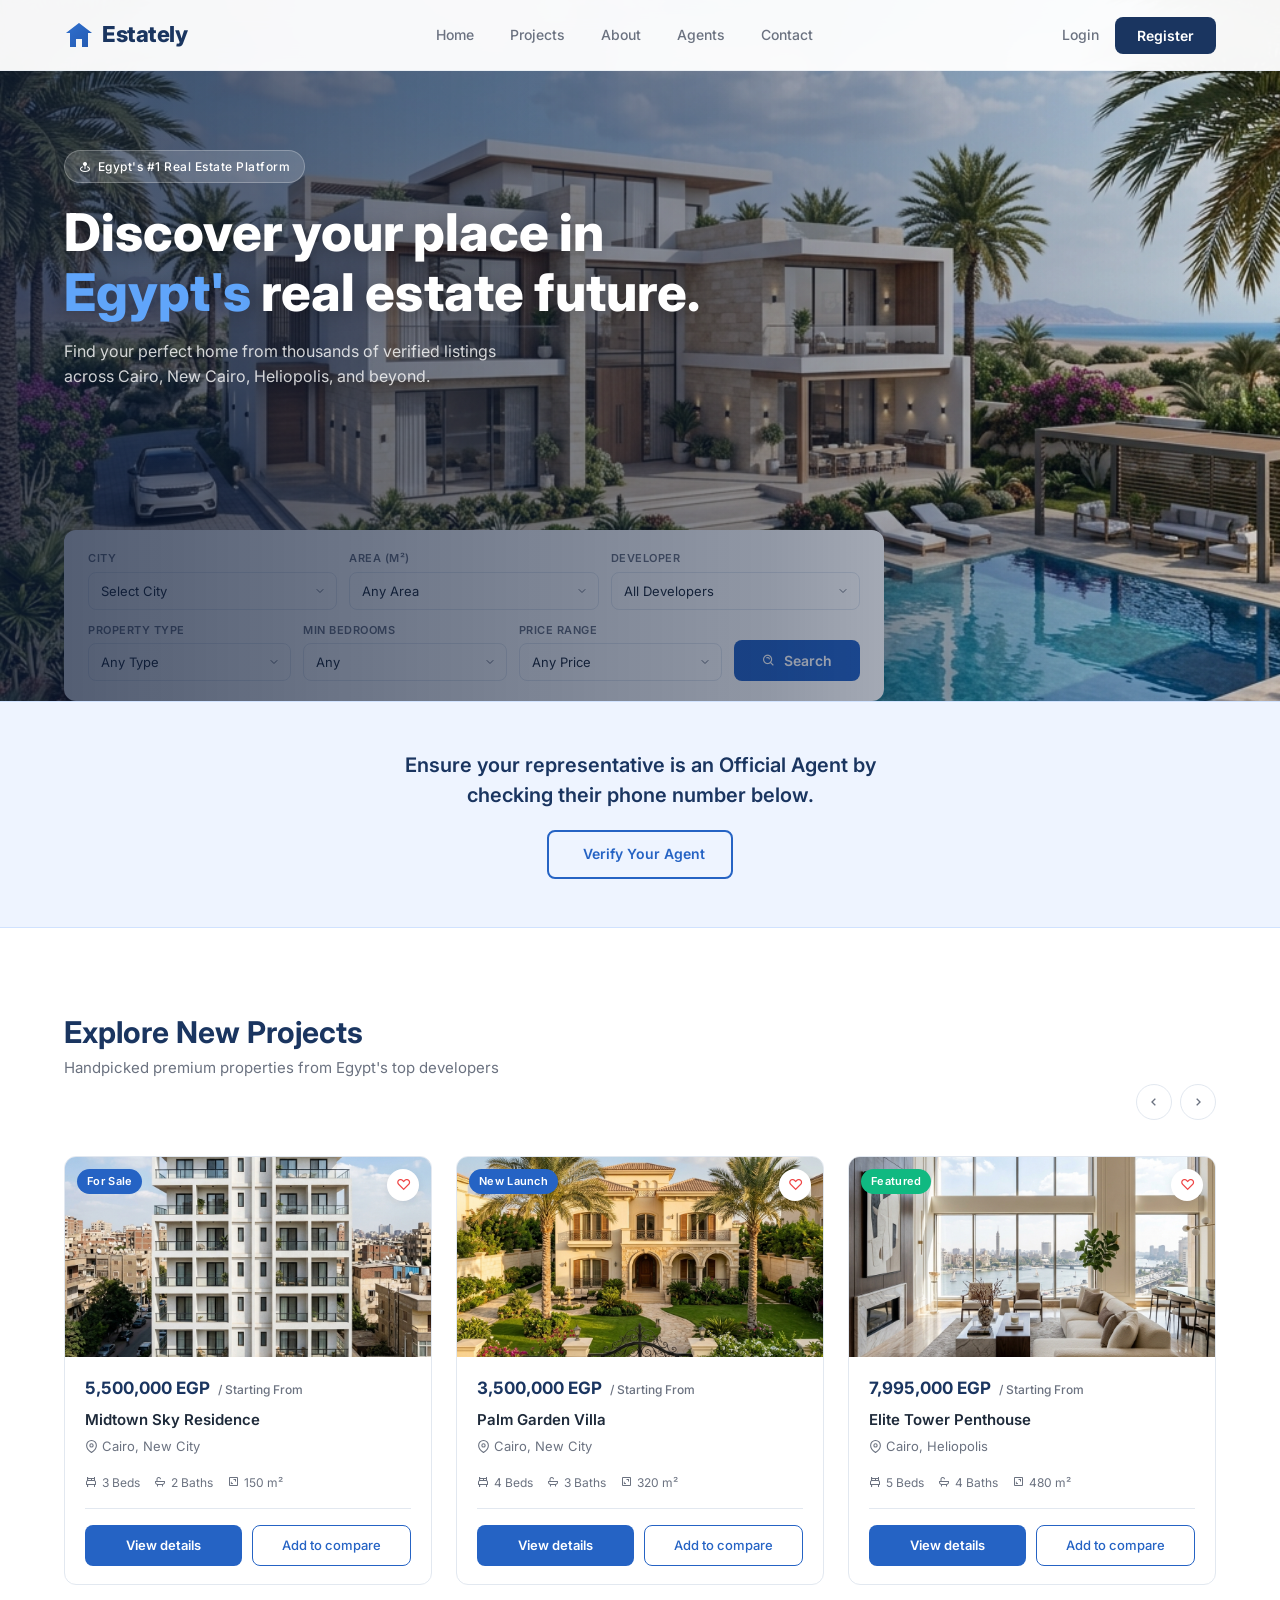
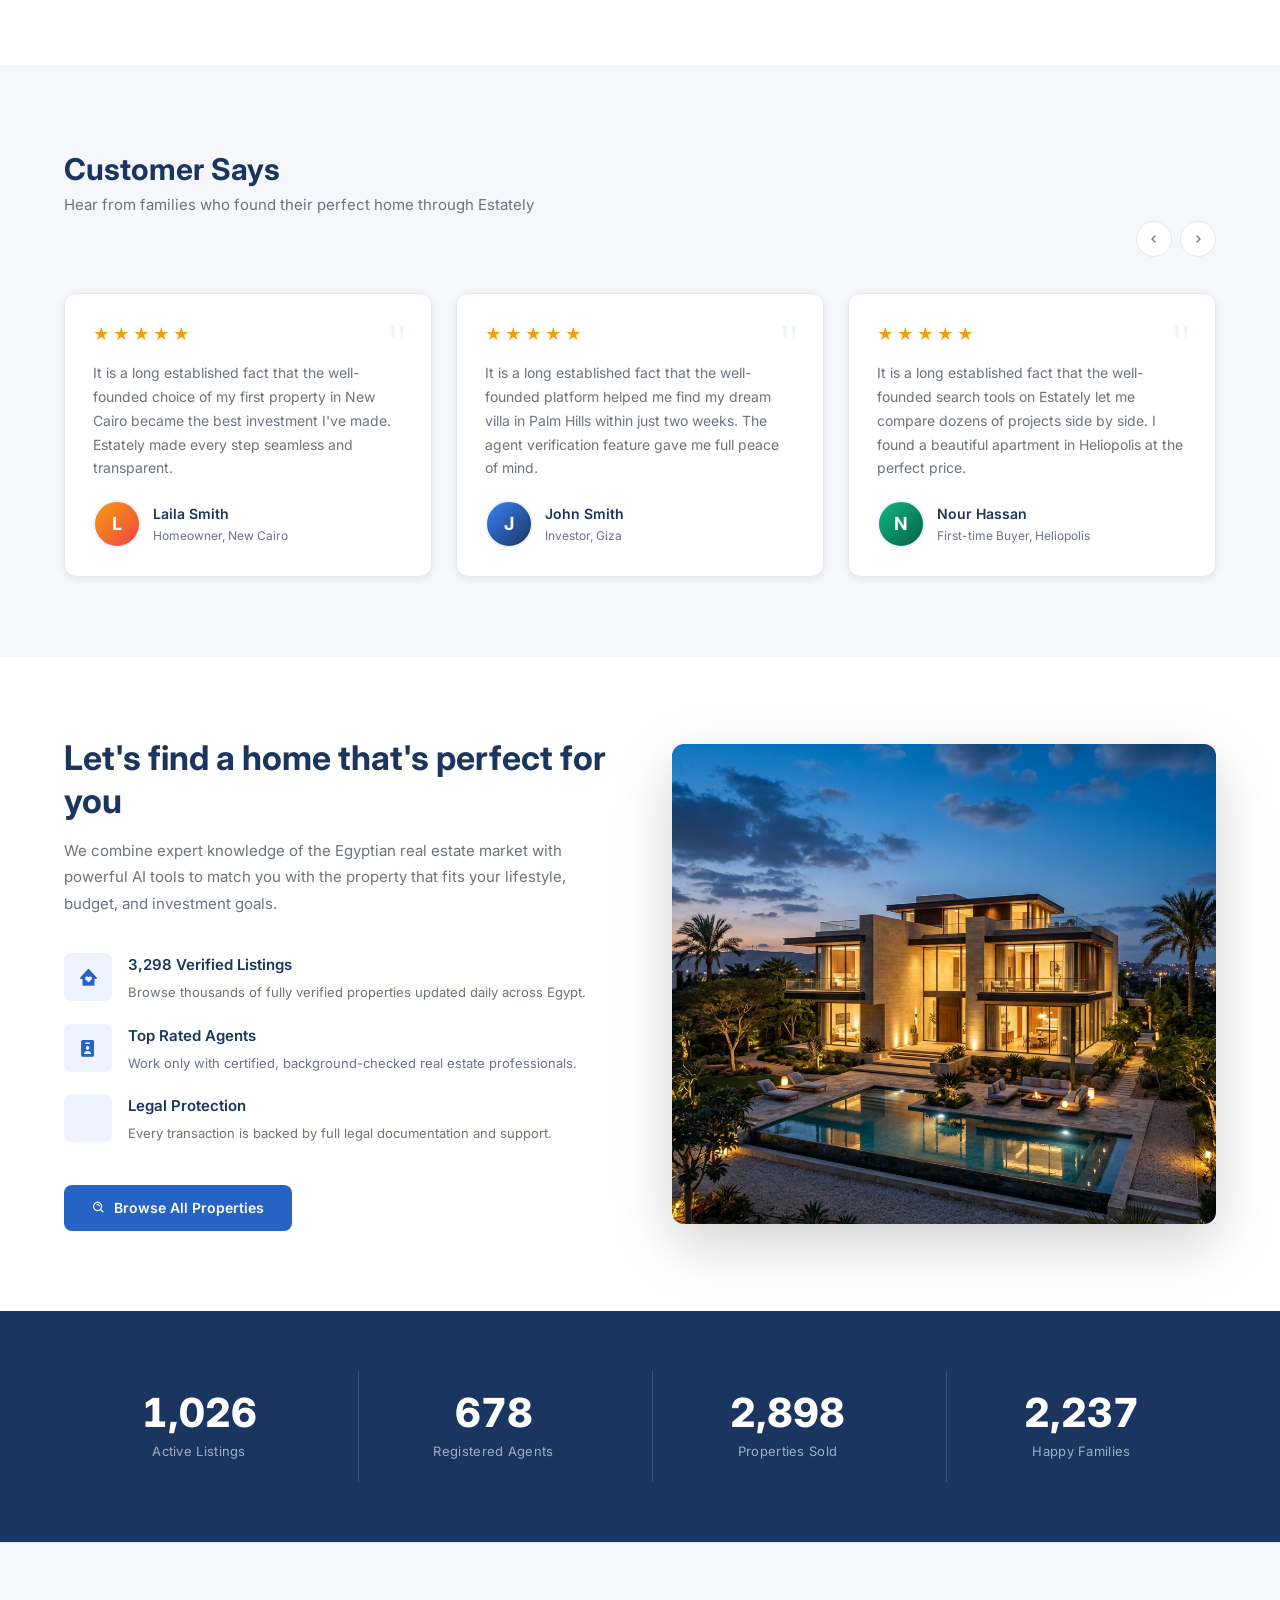
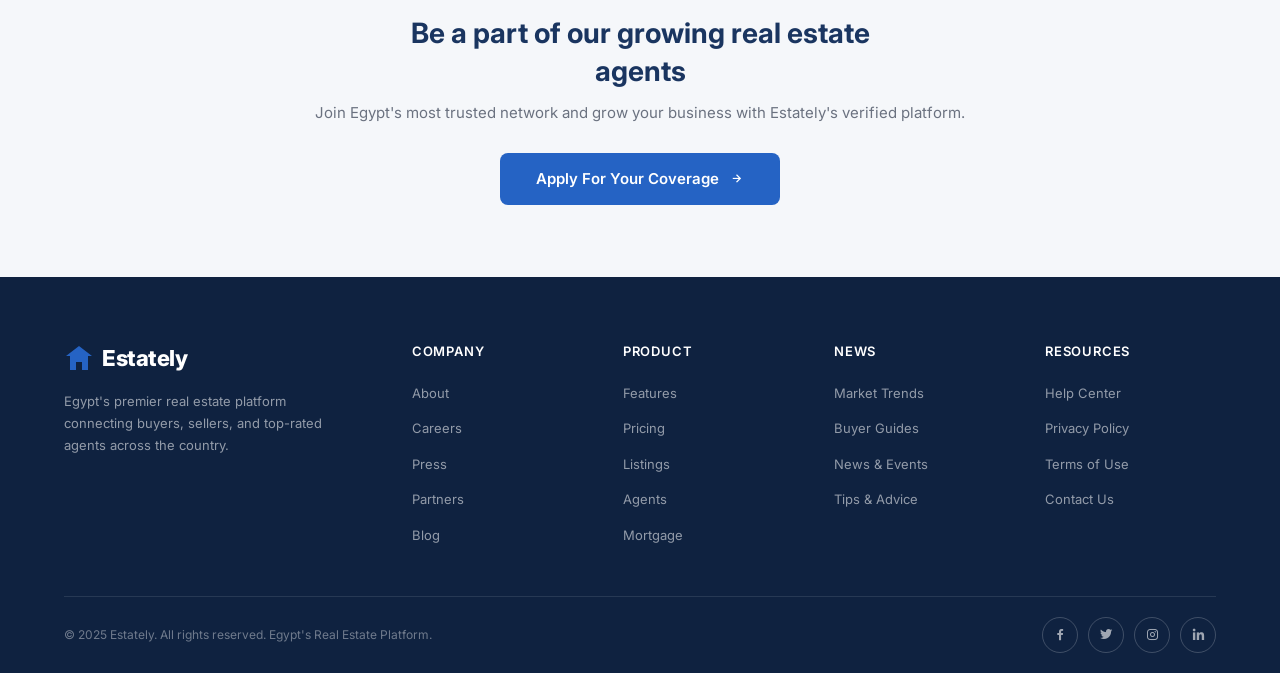
<file: 6.GUI/index.html>
<!DOCTYPE html>
<html lang="en">
<head>
  <meta charset="UTF-8" />
  <meta name="viewport" content="width=device-width, initial-scale=1.0" />
  <title>Estately — Discover Your Place in Egypt's Real Estate Future</title>
  <meta name="description" content="Estately is Egypt's premier real estate platform. Find new projects, luxury villas, apartments, and verified agents across Cairo, New Cairo, Heliopolis, and beyond." />
  <link rel="stylesheet" href="style.css" />
  <!-- Boxicons for icons -->
  <link href="https://unpkg.com/boxicons@2.1.4/css/boxicons.min.css" rel="stylesheet"/>
</head>
<body>

  <!-- ===========================
       1. NAVBAR
       =========================== -->
  <nav class="navbar" id="navbar">
    <div class="container">
      <div class="nav-inner">
        <!-- Logo -->
        <a href="#" class="nav-logo" id="nav-logo">
          <svg viewBox="0 0 30 30" fill="none" xmlns="http://www.w3.org/2000/svg">
            <path d="M15 3L2 13H6V27H12V19H18V27H24V13H28L15 3Z" fill="#2563c4"/>
            <path d="M15 3L2 13H6V27H12V19H18V27H24V13H28L15 3Z" fill="url(#logoGrad)" fill-opacity="0.2"/>
            <defs>
              <linearGradient id="logoGrad" x1="2" y1="3" x2="28" y2="27" gradientUnits="userSpaceOnUse">
                <stop stop-color="#60a5fa"/>
                <stop offset="1" stop-color="#1a3560"/>
              </linearGradient>
            </defs>
          </svg>
          Estately
        </a>

        <!-- Links -->
        <ul class="nav-links">
          <li><a href="#" class="active" id="nav-home">Home</a></li>
          <li><a href="#explore" id="nav-projects">Projects</a></li>
          <li><a href="#find-home" id="nav-about">About</a></li>
          <li><a href="#testimonials" id="nav-agents">Agents</a></li>
          <li><a href="#footer" id="nav-contact">Contact</a></li>
        </ul>

        <!-- Right side -->
        <div class="nav-right">
          <a href="#" class="nav-login" id="nav-login-link">Login</a>
          <button class="btn-register" id="nav-register-btn">Register</button>
        </div>
      </div>
    </div>
  </nav>

  <!-- ===========================
       2. HERO
       =========================== -->
  <section class="hero" id="hero">
    <div class="hero-bg"></div>
    <div class="hero-overlay"></div>
    <div class="container">
      <div class="hero-content">
        <div class="hero-badge">
          <i class='bx bxs-map-pin'></i>
          Egypt's #1 Real Estate Platform
        </div>
        <h1>Discover your place in <span>Egypt's</span> real estate future.</h1>
        <p class="hero-sub">Find your perfect home from thousands of verified listings across Cairo, New Cairo, Heliopolis, and beyond.</p>
      </div>

      <!-- Search Bar -->
      <div class="search-box" id="search-box">
        <div class="search-row-1">
          <div class="search-field">
            <label for="city-select">City</label>
            <select id="city-select">
              <option value="">Select City</option>
              <option>Cairo</option>
              <option>New Cairo</option>
              <option>Giza</option>
              <option>Alexandria</option>
              <option>6th of October</option>
              <option>Heliopolis</option>
            </select>
          </div>
          <div class="search-field">
            <label for="area-select">Area (m²)</label>
            <select id="area-select">
              <option value="">Any Area</option>
              <option>50 – 100 m²</option>
              <option>100 – 150 m²</option>
              <option>150 – 250 m²</option>
              <option>250 m²+</option>
            </select>
          </div>
          <div class="search-field">
            <label for="developer-select">Developer</label>
            <select id="developer-select">
              <option value="">All Developers</option>
              <option>SODIC</option>
              <option>Palm Hills</option>
              <option>Emaar Misr</option>
              <option>Tatweer Misr</option>
              <option>Ora Developers</option>
            </select>
          </div>
        </div>
        <div class="search-row-2">
          <div class="search-field">
            <label for="type-select">Property Type</label>
            <select id="type-select">
              <option value="">Any Type</option>
              <option>Apartment</option>
              <option>Villa</option>
              <option>Duplex</option>
              <option>Penthouse</option>
              <option>Studio</option>
            </select>
          </div>
          <div class="search-field">
            <label for="beds-select">Min Bedrooms</label>
            <select id="beds-select">
              <option value="">Any</option>
              <option>1+ Bedroom</option>
              <option>2+ Bedrooms</option>
              <option>3+ Bedrooms</option>
              <option>4+ Bedrooms</option>
              <option>5+ Bedrooms</option>
            </select>
          </div>
          <div class="search-field">
            <label for="price-select">Price Range</label>
            <select id="price-select">
              <option value="">Any Price</option>
              <option>Up to 2M EGP</option>
              <option>2M – 5M EGP</option>
              <option>5M – 10M EGP</option>
              <option>10M – 20M EGP</option>
              <option>20M+ EGP</option>
            </select>
          </div>
          <button class="btn-search" id="search-btn">
            <i class='bx bx-search-alt'></i>
            Search
          </button>
        </div>
      </div>
    </div>
  </section>

  <!-- ===========================
       3. AGENT VERIFY BANNER
       =========================== -->
  <section class="agent-verify" id="agent-verify">
    <div class="container">
      <h2>Ensure your representative is an Official Agent by checking their phone number below.</h2>
      <a href="#" class="btn-verify" id="verify-agent-btn">
        <i class='bx bx-shield-check'></i>
        Verify Your Agent
      </a>
    </div>
  </section>

  <!-- ===========================
       4. EXPLORE NEW PROJECTS
       =========================== -->
  <section class="explore" id="explore">
    <div class="container">
      <div class="section-header">
        <div>
          <h2 class="section-title">Explore New Projects</h2>
          <p class="section-subtitle">Handpicked premium properties from Egypt's top developers</p>
        </div>
        <div class="section-nav">
          <button id="prev-btn" aria-label="Previous"><i class='bx bx-chevron-left'></i></button>
          <button id="next-btn" aria-label="Next"><i class='bx bx-chevron-right'></i></button>
        </div>
      </div>

      <div class="properties-grid">
        <!-- Card 1 -->
        <article class="property-card fade-up" id="property-card-1">
          <div class="property-img">
            <img src="assets/property-1.png" alt="Modern apartment building in Cairo" loading="lazy"/>
            <span class="property-tag">For Sale</span>
            <div class="property-fav" role="button" aria-label="Add to favourites">♡</div>
          </div>
          <div class="property-body">
            <p class="property-price">5,500,000 EGP <span>/ Starting From</span></p>
            <h3 class="property-name">Midtown Sky Residence</h3>
            <p class="property-location">
              <svg width="13" height="13" viewBox="0 0 24 24" fill="none" stroke="currentColor" stroke-width="2"><path d="M21 10c0 7-9 13-9 13s-9-6-9-13a9 9 0 0 1 18 0z"/><circle cx="12" cy="10" r="3"/></svg>
              Cairo, New City
            </p>
            <div class="property-meta">
              <span class="meta-item"><i class='bx bx-bed'></i> 3 Beds</span>
              <span class="meta-item"><i class='bx bx-bath'></i> 2 Baths</span>
              <span class="meta-item"><i class='bx bx-area'></i> 150 m²</span>
            </div>
            <div class="property-actions">
              <a href="#" class="btn-primary" id="details-btn-1">View details</a>
              <a href="#" class="btn-outline" id="compare-btn-1">Add to compare</a>
            </div>
          </div>
        </article>

        <!-- Card 2 -->
        <article class="property-card fade-up fade-up-delay-1" id="property-card-2">
          <div class="property-img">
            <img src="assets/property-2.png" alt="Elegant Egyptian villa in New Cairo" loading="lazy"/>
            <span class="property-tag">New Launch</span>
            <div class="property-fav" role="button" aria-label="Add to favourites">♡</div>
          </div>
          <div class="property-body">
            <p class="property-price">3,500,000 EGP <span>/ Starting From</span></p>
            <h3 class="property-name">Palm Garden Villa</h3>
            <p class="property-location">
              <svg width="13" height="13" viewBox="0 0 24 24" fill="none" stroke="currentColor" stroke-width="2"><path d="M21 10c0 7-9 13-9 13s-9-6-9-13a9 9 0 0 1 18 0z"/><circle cx="12" cy="10" r="3"/></svg>
              Cairo, New City
            </p>
            <div class="property-meta">
              <span class="meta-item"><i class='bx bx-bed'></i> 4 Beds</span>
              <span class="meta-item"><i class='bx bx-bath'></i> 3 Baths</span>
              <span class="meta-item"><i class='bx bx-area'></i> 320 m²</span>
            </div>
            <div class="property-actions">
              <a href="#" class="btn-primary" id="details-btn-2">View details</a>
              <a href="#" class="btn-outline" id="compare-btn-2">Add to compare</a>
            </div>
          </div>
        </article>

        <!-- Card 3 -->
        <article class="property-card fade-up fade-up-delay-2" id="property-card-3">
          <div class="property-img">
            <img src="assets/property-3.png" alt="Luxury penthouse interior in Heliopolis" loading="lazy"/>
            <span class="property-tag" style="background:#10b981;">Featured</span>
            <div class="property-fav" role="button" aria-label="Add to favourites">♡</div>
          </div>
          <div class="property-body">
            <p class="property-price">7,995,000 EGP <span>/ Starting From</span></p>
            <h3 class="property-name">Elite Tower Penthouse</h3>
            <p class="property-location">
              <svg width="13" height="13" viewBox="0 0 24 24" fill="none" stroke="currentColor" stroke-width="2"><path d="M21 10c0 7-9 13-9 13s-9-6-9-13a9 9 0 0 1 18 0z"/><circle cx="12" cy="10" r="3"/></svg>
              Cairo, Heliopolis
            </p>
            <div class="property-meta">
              <span class="meta-item"><i class='bx bx-bed'></i> 5 Beds</span>
              <span class="meta-item"><i class='bx bx-bath'></i> 4 Baths</span>
              <span class="meta-item"><i class='bx bx-area'></i> 480 m²</span>
            </div>
            <div class="property-actions">
              <a href="#" class="btn-primary" id="details-btn-3">View details</a>
              <a href="#" class="btn-outline" id="compare-btn-3">Add to compare</a>
            </div>
          </div>
        </article>
      </div>
    </div>
  </section>

  <!-- ===========================
       5. TESTIMONIALS
       =========================== -->
  <section class="testimonials" id="testimonials">
    <div class="container">
      <div class="section-header">
        <div>
          <h2 class="section-title">Customer Says</h2>
          <p class="section-subtitle">Hear from families who found their perfect home through Estately</p>
        </div>
        <div class="section-nav">
          <button id="prev-testimonial-btn" aria-label="Previous testimonial"><i class='bx bx-chevron-left'></i></button>
          <button id="next-testimonial-btn" aria-label="Next testimonial"><i class='bx bx-chevron-right'></i></button>
        </div>
      </div>

      <div class="testimonials-grid">
        <!-- Testimonial 1 -->
        <div class="testimonial-card fade-up" id="testimonial-1">
          <div class="quote-icon">"</div>
          <div class="stars">
            <span>★</span><span>★</span><span>★</span><span>★</span><span>★</span>
          </div>
          <p class="testimonial-text">
            It is a long established fact that the well-founded choice of my first property in New Cairo became the best investment I've made. Estately made every step seamless and transparent.
          </p>
          <div class="testimonial-author">
            <div class="author-avatar" style="background:linear-gradient(135deg,#f59e0b,#ef4444);">L</div>
            <div class="author-info">
              <p class="name">Laila Smith</p>
              <p class="role">Homeowner, New Cairo</p>
            </div>
          </div>
        </div>

        <!-- Testimonial 2 -->
        <div class="testimonial-card fade-up fade-up-delay-1" id="testimonial-2">
          <div class="quote-icon">"</div>
          <div class="stars">
            <span>★</span><span>★</span><span>★</span><span>★</span><span>★</span>
          </div>
          <p class="testimonial-text">
            It is a long established fact that the well-founded platform helped me find my dream villa in Palm Hills within just two weeks. The agent verification feature gave me full peace of mind.
          </p>
          <div class="testimonial-author">
            <div class="author-avatar" style="background:linear-gradient(135deg,#3b82f6,#1a3560);">J</div>
            <div class="author-info">
              <p class="name">John Smith</p>
              <p class="role">Investor, Giza</p>
            </div>
          </div>
        </div>

        <!-- Testimonial 3 -->
        <div class="testimonial-card fade-up fade-up-delay-2" id="testimonial-3">
          <div class="quote-icon">"</div>
          <div class="stars">
            <span>★</span><span>★</span><span>★</span><span>★</span><span>★</span>
          </div>
          <p class="testimonial-text">
            It is a long established fact that the well-founded search tools on Estately let me compare dozens of projects side by side. I found a beautiful apartment in Heliopolis at the perfect price.
          </p>
          <div class="testimonial-author">
            <div class="author-avatar" style="background:linear-gradient(135deg,#10b981,#065f46);">N</div>
            <div class="author-info">
              <p class="name">Nour Hassan</p>
              <p class="role">First-time Buyer, Heliopolis</p>
            </div>
          </div>
        </div>
      </div>
    </div>
  </section>

  <!-- ===========================
       6. FIND YOUR HOME
       =========================== -->
  <section class="find-home" id="find-home">
    <div class="container">
      <div class="find-home-inner">
        <!-- Left: Content -->
        <div class="find-home-content fade-up">
          <h2>Let's find a home that's perfect for you</h2>
          <p>We combine expert knowledge of the Egyptian real estate market with powerful AI tools to match you with the property that fits your lifestyle, budget, and investment goals.</p>
          <div class="feature-list">
            <div class="feature-item" id="feature-1">
              <div class="feature-icon"><i class='bx bxs-home-heart'></i></div>
              <div class="feature-text">
                <h4>3,298 Verified Listings</h4>
                <p>Browse thousands of fully verified properties updated daily across Egypt.</p>
              </div>
            </div>
            <div class="feature-item" id="feature-2">
              <div class="feature-icon"><i class='bx bxs-user-badge'></i></div>
              <div class="feature-text">
                <h4>Top Rated Agents</h4>
                <p>Work only with certified, background-checked real estate professionals.</p>
              </div>
            </div>
            <div class="feature-item" id="feature-3">
              <div class="feature-icon"><i class='bx bxs-shield-check'></i></div>
              <div class="feature-text">
                <h4>Legal Protection</h4>
                <p>Every transaction is backed by full legal documentation and support.</p>
              </div>
            </div>
          </div>
          <a href="#explore" class="btn-primary" id="browse-all-btn">
            <i class='bx bx-search-alt'></i>
            Browse All Properties
          </a>
        </div>

        <!-- Right: Image -->
        <div class="find-home-image fade-up fade-up-delay-1">
          <img src="assets/find-home.png" alt="Luxury Egyptian home at dusk" loading="lazy"/>
        </div>
      </div>
    </div>
  </section>

  <!-- ===========================
       7. STATS
       =========================== -->
  <section class="stats" id="stats">
    <div class="container">
      <div class="stats-grid">
        <div class="stat-item" id="stat-1">
          <div class="stat-number" data-target="3298">0</div>
          <p class="stat-label">Active Listings</p>
        </div>
        <div class="stat-item stat-divider" id="stat-2">
          <div class="stat-number" data-target="2181">0</div>
          <p class="stat-label">Registered Agents</p>
        </div>
        <div class="stat-item stat-divider" id="stat-3">
          <div class="stat-number" data-target="9316">0</div>
          <p class="stat-label">Properties Sold</p>
        </div>
        <div class="stat-item stat-divider" id="stat-4">
          <div class="stat-number" data-target="7191">0</div>
          <p class="stat-label">Happy Families</p>
        </div>
      </div>
    </div>
  </section>

  <!-- ===========================
       8. JOIN AGENTS CTA
       =========================== -->
  <section class="join-agents" id="join-agents">
    <div class="container">
      <h2 class="fade-up">Be a part of our growing real estate agents</h2>
      <p class="fade-up fade-up-delay-1">Join Egypt's most trusted network and grow your business with Estately's verified platform.</p>
      <a href="#" class="btn-join fade-up fade-up-delay-2" id="apply-agent-btn">
        Apply For Your Coverage
        <i class='bx bx-right-arrow-alt'></i>
      </a>
    </div>
  </section>

  <!-- ===========================
       9. FOOTER
       =========================== -->
  <footer class="footer" id="footer">
    <div class="container">
      <div class="footer-grid">
        <!-- Brand -->
        <div class="footer-brand">
          <a href="#" class="nav-logo" id="footer-logo">
            <svg viewBox="0 0 30 30" fill="none" xmlns="http://www.w3.org/2000/svg">
              <path d="M15 3L2 13H6V27H12V19H18V27H24V13H28L15 3Z" fill="#2563c4"/>
            </svg>
            Estately
          </a>
          <p>Egypt's premier real estate platform connecting buyers, sellers, and top-rated agents across the country.</p>
        </div>

        <!-- Company -->
        <div class="footer-col">
          <h4>Company</h4>
          <ul>
            <li><a href="#" id="footer-about">About</a></li>
            <li><a href="#" id="footer-careers">Careers</a></li>
            <li><a href="#" id="footer-press">Press</a></li>
            <li><a href="#" id="footer-partners">Partners</a></li>
            <li><a href="#" id="footer-blog">Blog</a></li>
          </ul>
        </div>

        <!-- Product -->
        <div class="footer-col">
          <h4>Product</h4>
          <ul>
            <li><a href="#" id="footer-features">Features</a></li>
            <li><a href="#" id="footer-pricing">Pricing</a></li>
            <li><a href="#" id="footer-listings">Listings</a></li>
            <li><a href="#" id="footer-agents">Agents</a></li>
            <li><a href="#" id="footer-mortgage">Mortgage</a></li>
          </ul>
        </div>

        <!-- News -->
        <div class="footer-col">
          <h4>News</h4>
          <ul>
            <li><a href="#" id="footer-market">Market Trends</a></li>
            <li><a href="#" id="footer-guides">Buyer Guides</a></li>
            <li><a href="#" id="footer-news">News & Events</a></li>
            <li><a href="#" id="footer-tips">Tips & Advice</a></li>
          </ul>
        </div>

        <!-- Resources -->
        <div class="footer-col">
          <h4>Resources</h4>
          <ul>
            <li><a href="#" id="footer-help">Help Center</a></li>
            <li><a href="#" id="footer-privacy">Privacy Policy</a></li>
            <li><a href="#" id="footer-terms">Terms of Use</a></li>
            <li><a href="#" id="footer-contact">Contact Us</a></li>
          </ul>
        </div>
      </div>

      <!-- Footer Bottom -->
      <div class="footer-bottom">
        <p class="footer-copy">© 2025 Estately. All rights reserved. Egypt's Real Estate Platform.</p>
        <div class="social-links">
          <a href="#" class="social-link" id="social-facebook" aria-label="Facebook"><i class='bx bxl-facebook'></i></a>
          <a href="#" class="social-link" id="social-twitter" aria-label="Twitter/X"><i class='bx bxl-twitter'></i></a>
          <a href="#" class="social-link" id="social-instagram" aria-label="Instagram"><i class='bx bxl-instagram'></i></a>
          <a href="#" class="social-link" id="social-linkedin" aria-label="LinkedIn"><i class='bx bxl-linkedin'></i></a>
        </div>
      </div>
    </div>
  </footer>

  <script src="script.js"></script>
</body>
</html>
</file>
<file: 6.GUI/style.css>
/* =============================================
   ESTATELY — Homepage Stylesheet
   Theme: Clean white + Navy blue + Gold accents
   ============================================= */

@import url('https://fonts.googleapis.com/css2?family=Inter:wght@300;400;500;600;700;800&display=swap');

/* ---------- CSS Variables ---------- */
:root {
  --navy:        #1a3560;
  --navy-dark:   #0f2240;
  --blue:        #2563c4;
  --blue-light:  #3b82f6;
  --blue-bg:     #eef4ff;
  --gray-bg:     #f5f7fa;
  --white:       #ffffff;
  --text:        #1e2a3a;
  --text-muted:  #6b7280;
  --gold:        #f59e0b;
  --border:      #e2e8f0;
  --shadow-sm:   0 2px 8px rgba(0,0,0,0.08);
  --shadow-md:   0 8px 30px rgba(0,0,0,0.12);
  --shadow-lg:   0 20px 60px rgba(0,0,0,0.18);
  --radius:      12px;
  --radius-sm:   8px;
  --transition:  0.25s ease;
}

/* ---------- Reset & Base ---------- */
*, *::before, *::after { box-sizing: border-box; margin: 0; padding: 0; }
html { scroll-behavior: smooth; }
body {
  font-family: 'Inter', sans-serif;
  color: var(--text);
  background: var(--white);
  line-height: 1.6;
  overflow-x: hidden;
}
img { display: block; width: 100%; object-fit: cover; }
a { text-decoration: none; color: inherit; }
ul { list-style: none; }
button { cursor: pointer; font-family: inherit; border: none; outline: none; }

/* ---------- Utility ---------- */
.container {
  width: 100%;
  max-width: 1200px;
  margin: 0 auto;
  padding: 0 24px;
}
.section-title {
  font-size: 30px;
  font-weight: 700;
  color: var(--navy);
  margin-bottom: 8px;
}
.section-subtitle {
  font-size: 15px;
  color: var(--text-muted);
  margin-bottom: 40px;
}
.btn-primary {
  display: inline-flex;
  align-items: center;
  gap: 8px;
  background: var(--blue);
  color: var(--white);
  padding: 12px 28px;
  border-radius: 8px;
  font-size: 14px;
  font-weight: 600;
  transition: background var(--transition), transform var(--transition), box-shadow var(--transition);
}
.btn-primary:hover {
  background: var(--navy);
  transform: translateY(-1px);
  box-shadow: 0 6px 20px rgba(37,99,196,0.35);
}
.btn-outline {
  display: inline-flex;
  align-items: center;
  gap: 6px;
  border: 1.5px solid var(--blue);
  color: var(--blue);
  background: transparent;
  padding: 9px 18px;
  border-radius: 8px;
  font-size: 13px;
  font-weight: 500;
  transition: all var(--transition);
}
.btn-outline:hover {
  background: var(--blue);
  color: var(--white);
}

/* =============================================
   1. NAVBAR
   ============================================= */
.navbar {
  position: fixed;
  top: 0; left: 0; right: 0;
  z-index: 1000;
  background: rgba(255,255,255,0.96);
  backdrop-filter: blur(12px);
  border-bottom: 1px solid rgba(226,232,240,0.6);
  transition: box-shadow var(--transition);
}
.navbar.scrolled {
  box-shadow: var(--shadow-md);
}
.nav-inner {
  display: flex;
  align-items: center;
  justify-content: space-between;
  height: 70px;
}
.nav-logo {
  display: flex;
  align-items: center;
  gap: 8px;
  font-size: 22px;
  font-weight: 800;
  color: var(--navy);
  letter-spacing: -0.5px;
}
.nav-logo svg { width: 30px; height: 30px; }
.nav-links {
  display: flex;
  align-items: center;
  gap: 36px;
}
.nav-links a {
  font-size: 14px;
  font-weight: 500;
  color: var(--text-muted);
  position: relative;
  transition: color var(--transition);
}
.nav-links a::after {
  content: '';
  position: absolute;
  bottom: -4px; left: 0;
  width: 0; height: 2px;
  background: var(--blue);
  transition: width var(--transition);
  border-radius: 2px;
}
.nav-links a:hover,
.nav-links a.active {
  color: var(--navy);
}
.nav-links a:hover::after,
.nav-links a.active::after {
  width: 100%;
}
.nav-right {
  display: flex;
  align-items: center;
  gap: 16px;
}
.btn-register {
  background: var(--navy);
  color: var(--white);
  padding: 10px 22px;
  border-radius: 8px;
  font-size: 14px;
  font-weight: 600;
  transition: background var(--transition), transform var(--transition);
  border: none;
}
.btn-register:hover {
  background: var(--blue);
  transform: translateY(-1px);
}
.nav-login {
  font-size: 14px;
  font-weight: 500;
  color: var(--text-muted);
  transition: color var(--transition);
}
.nav-login:hover { color: var(--navy); }

/* =============================================
   2. HERO SECTION
   ============================================= */
.hero {
  position: relative;
  min-height: 620px;
  display: flex;
  align-items: center;
  padding-top: 70px;
  overflow: hidden;
}
.hero-bg {
  position: absolute;
  inset: 0;
  background-image: url('assets/hero-bg.png');
  background-size: cover;
  background-position: center;
  z-index: 0;
}
.hero-overlay {
  position: absolute;
  inset: 0;
  background: linear-gradient(
    to right,
    rgba(10, 25, 55, 0.72) 0%,
    rgba(10, 25, 55, 0.45) 60%,
    rgba(10, 25, 55, 0.1) 100%
  );
  z-index: 1;
}
.hero-content {
  position: relative;
  z-index: 2;
  padding: 80px 0 100px;
  max-width: 700px;
}
.hero-badge {
  display: inline-flex;
  align-items: center;
  gap: 6px;
  background: rgba(255,255,255,0.15);
  backdrop-filter: blur(8px);
  border: 1px solid rgba(255,255,255,0.25);
  color: #fff;
  padding: 6px 14px;
  border-radius: 30px;
  font-size: 12px;
  font-weight: 500;
  margin-bottom: 20px;
  letter-spacing: 0.5px;
}
.hero h1 {
  font-size: clamp(32px, 5vw, 52px);
  font-weight: 800;
  color: var(--white);
  line-height: 1.15;
  margin-bottom: 16px;
  text-shadow: 0 2px 20px rgba(0,0,0,0.3);
}
.hero h1 span { color: #60a5fa; }
.hero-sub {
  font-size: 16px;
  color: rgba(255,255,255,0.8);
  margin-bottom: 40px;
  max-width: 480px;
}

/* Search Bar */
.search-box {
  background: var(--white);
  border-radius: var(--radius);
  padding: 20px 24px;
  box-shadow: var(--shadow-lg);
  max-width: 820px;
}
.search-row-1 {
  display: grid;
  grid-template-columns: repeat(3, 1fr);
  gap: 12px;
  margin-bottom: 12px;
}
.search-row-2 {
  display: grid;
  grid-template-columns: repeat(3, 1fr) auto;
  gap: 12px;
  align-items: center;
}
.search-field {
  display: flex;
  flex-direction: column;
  gap: 4px;
}
.search-field label {
  font-size: 11px;
  font-weight: 600;
  color: var(--text-muted);
  text-transform: uppercase;
  letter-spacing: 0.5px;
}
.search-field select,
.search-field input {
  border: 1.5px solid var(--border);
  border-radius: var(--radius-sm);
  padding: 10px 12px;
  font-size: 13px;
  font-family: inherit;
  color: var(--text);
  background: var(--white);
  appearance: none;
  -webkit-appearance: none;
  background-image: url("data:image/svg+xml,%3Csvg xmlns='http://www.w3.org/2000/svg' width='12' height='12' viewBox='0 0 24 24' fill='none' stroke='%236b7280' stroke-width='2' stroke-linecap='round' stroke-linejoin='round'%3E%3Cpolyline points='6 9 12 15 18 9'%3E%3C/polyline%3E%3C/svg%3E");
  background-repeat: no-repeat;
  background-position: right 10px center;
  cursor: pointer;
  transition: border-color var(--transition);
}
.search-field select:focus,
.search-field input:focus {
  outline: none;
  border-color: var(--blue);
}
.btn-search {
  background: var(--blue);
  color: white;
  padding: 12px 28px;
  border-radius: var(--radius-sm);
  font-size: 14px;
  font-weight: 600;
  white-space: nowrap;
  transition: background var(--transition), transform var(--transition);
  display: flex;
  align-items: center;
  gap: 8px;
  align-self: flex-end;
}
.btn-search:hover {
  background: var(--navy);
  transform: translateY(-1px);
}

/* =============================================
   3. AGENT VERIFY BANNER
   ============================================= */
.agent-verify {
  background: var(--blue-bg);
  border-top: 1px solid #d0e2ff;
  border-bottom: 1px solid #d0e2ff;
  padding: 48px 24px;
  text-align: center;
}
.agent-verify h2 {
  font-size: 20px;
  font-weight: 600;
  color: var(--navy);
  max-width: 560px;
  margin: 0 auto 20px;
  line-height: 1.5;
}
.btn-verify {
  display: inline-flex;
  align-items: center;
  gap: 8px;
  background: transparent;
  border: 2px solid var(--blue);
  color: var(--blue);
  padding: 11px 26px;
  border-radius: 8px;
  font-size: 14px;
  font-weight: 600;
  transition: all var(--transition);
}
.btn-verify:hover {
  background: var(--blue);
  color: var(--white);
}

/* =============================================
   4. EXPLORE PROJECTS
   ============================================= */
.explore {
  padding: 80px 0;
  background: var(--white);
}
.section-header {
  display: flex;
  align-items: flex-end;
  justify-content: space-between;
  margin-bottom: 36px;
}
.section-header .section-title { margin-bottom: 0; }
.section-nav {
  display: flex;
  gap: 8px;
}
.section-nav button {
  width: 36px; height: 36px;
  border-radius: 50%;
  border: 1.5px solid var(--border);
  background: var(--white);
  color: var(--text-muted);
  font-size: 16px;
  display: flex;
  align-items: center;
  justify-content: center;
  transition: all var(--transition);
}
.section-nav button:hover {
  background: var(--navy);
  border-color: var(--navy);
  color: white;
}
.properties-grid {
  display: grid;
  grid-template-columns: repeat(3, 1fr);
  gap: 24px;
}
.property-card {
  background: var(--white);
  border: 1px solid var(--border);
  border-radius: var(--radius);
  overflow: hidden;
  transition: transform var(--transition), box-shadow var(--transition);
}
.property-card:hover {
  transform: translateY(-6px);
  box-shadow: var(--shadow-md);
}
.property-img {
  position: relative;
  height: 200px;
  overflow: hidden;
}
.property-img img {
  height: 100%;
  transition: transform 0.4s ease;
}
.property-card:hover .property-img img {
  transform: scale(1.05);
}
.property-tag {
  position: absolute;
  top: 12px; left: 12px;
  background: var(--blue);
  color: white;
  font-size: 11px;
  font-weight: 600;
  padding: 4px 10px;
  border-radius: 20px;
  letter-spacing: 0.3px;
}
.property-fav {
  position: absolute;
  top: 12px; right: 12px;
  width: 32px; height: 32px;
  background: white;
  border-radius: 50%;
  display: flex;
  align-items: center;
  justify-content: center;
  box-shadow: var(--shadow-sm);
  cursor: pointer;
  transition: transform var(--transition);
  font-size: 15px;
  color: #ef4444;
}
.property-fav:hover { transform: scale(1.15); }
.property-body {
  padding: 18px 20px;
}
.property-price {
  font-size: 17px;
  font-weight: 700;
  color: var(--navy);
  margin-bottom: 6px;
}
.property-price span {
  font-size: 12px;
  font-weight: 500;
  color: var(--text-muted);
  margin-left: 4px;
}
.property-name {
  font-size: 15px;
  font-weight: 600;
  color: var(--text);
  margin-bottom: 4px;
}
.property-location {
  display: flex;
  align-items: center;
  gap: 4px;
  font-size: 13px;
  color: var(--text-muted);
  margin-bottom: 16px;
}
.property-location svg { flex-shrink: 0; }
.property-meta {
  display: flex;
  gap: 14px;
  padding-bottom: 16px;
  border-bottom: 1px solid var(--border);
  margin-bottom: 16px;
}
.meta-item {
  display: flex;
  align-items: center;
  gap: 5px;
  font-size: 12px;
  color: var(--text-muted);
}
.property-actions {
  display: flex;
  gap: 10px;
}
.property-actions .btn-primary,
.property-actions .btn-outline {
  flex: 1;
  justify-content: center;
  padding: 9px 12px;
  font-size: 13px;
}

/* =============================================
   5. CUSTOMER TESTIMONIALS
   ============================================= */
.testimonials {
  padding: 80px 0;
  background: var(--gray-bg);
}
.testimonials-grid {
  display: grid;
  grid-template-columns: repeat(3, 1fr);
  gap: 24px;
}
.testimonial-card {
  background: var(--white);
  border-radius: var(--radius);
  padding: 28px;
  box-shadow: var(--shadow-sm);
  border: 1px solid var(--border);
  transition: transform var(--transition), box-shadow var(--transition);
  position: relative;
}
.testimonial-card:hover {
  transform: translateY(-4px);
  box-shadow: var(--shadow-md);
}
.quote-icon {
  position: absolute;
  top: 24px; right: 24px;
  font-size: 48px;
  color: var(--blue-bg);
  font-family: Georgia, serif;
  line-height: 1;
}
.stars {
  display: flex;
  gap: 3px;
  margin-bottom: 14px;
}
.stars span {
  color: var(--gold);
  font-size: 16px;
}
.testimonial-text {
  font-size: 14px;
  color: var(--text-muted);
  line-height: 1.7;
  margin-bottom: 20px;
}
.testimonial-author {
  display: flex;
  align-items: center;
  gap: 12px;
}
.author-avatar {
  width: 48px;
  height: 48px;
  border-radius: 50%;
  object-fit: cover;
  border: 2px solid var(--blue-bg);
  background: linear-gradient(135deg, #60a5fa, #1a3560);
  display: flex;
  align-items: center;
  justify-content: center;
  color: white;
  font-weight: 700;
  font-size: 18px;
  flex-shrink: 0;
  overflow: hidden;
}
.author-info .name {
  font-size: 14px;
  font-weight: 600;
  color: var(--navy);
}
.author-info .role {
  font-size: 12px;
  color: var(--text-muted);
}

/* =============================================
   6. FIND YOUR HOME
   ============================================= */
.find-home {
  padding: 80px 0;
  background: var(--white);
}
.find-home-inner {
  display: grid;
  grid-template-columns: 1fr 1fr;
  gap: 64px;
  align-items: center;
}
.find-home-content h2 {
  font-size: 34px;
  font-weight: 700;
  color: var(--navy);
  line-height: 1.25;
  margin-bottom: 16px;
}
.find-home-content p {
  font-size: 15px;
  color: var(--text-muted);
  margin-bottom: 36px;
  line-height: 1.75;
}
.feature-list {
  display: flex;
  flex-direction: column;
  gap: 20px;
  margin-bottom: 40px;
}
.feature-item {
  display: flex;
  gap: 16px;
  align-items: flex-start;
}
.feature-icon {
  width: 48px;
  height: 48px;
  border-radius: var(--radius-sm);
  background: var(--blue-bg);
  display: flex;
  align-items: center;
  justify-content: center;
  flex-shrink: 0;
  color: var(--blue);
  font-size: 20px;
  transition: background var(--transition);
}
.feature-item:hover .feature-icon {
  background: var(--blue);
  color: white;
}
.feature-text h4 {
  font-size: 15px;
  font-weight: 600;
  color: var(--navy);
  margin-bottom: 4px;
}
.feature-text p {
  font-size: 13px;
  color: var(--text-muted);
  margin-bottom: 0;
}
.find-home-image {
  border-radius: var(--radius);
  overflow: hidden;
  box-shadow: var(--shadow-lg);
  height: 480px;
}
.find-home-image img {
  height: 100%;
  transition: transform 0.5s ease;
}
.find-home-image:hover img { transform: scale(1.04); }

/* =============================================
   7. STATS
   ============================================= */
.stats {
  background: var(--navy);
  padding: 60px 0;
}
.stats-grid {
  display: grid;
  grid-template-columns: repeat(4, 1fr);
  gap: 24px;
  text-align: center;
}
.stat-item {
  padding: 20px;
}
.stat-divider {
  border-left: 1px solid rgba(255,255,255,0.15);
}
.stat-number {
  font-size: 40px;
  font-weight: 800;
  color: var(--white);
  line-height: 1.1;
  margin-bottom: 6px;
  font-variant-numeric: tabular-nums;
}
.stat-number .stat-unit {
  font-size: 28px;
  color: #60a5fa;
}
.stat-label {
  font-size: 13px;
  color: rgba(255,255,255,0.6);
  font-weight: 400;
  letter-spacing: 0.3px;
}

/* =============================================
   8. JOIN AGENTS CTA
   ============================================= */
.join-agents {
  background: var(--gray-bg);
  padding: 72px 0;
  text-align: center;
  border-top: 1px solid var(--border);
}
.join-agents h2 {
  font-size: 28px;
  font-weight: 700;
  color: var(--navy);
  max-width: 480px;
  margin: 0 auto 10px;
  line-height: 1.35;
}
.join-agents p {
  font-size: 15px;
  color: var(--text-muted);
  margin-bottom: 28px;
}
.btn-join {
  background: var(--blue);
  color: white;
  padding: 14px 36px;
  border-radius: 8px;
  font-size: 15px;
  font-weight: 600;
  transition: all var(--transition);
  display: inline-flex;
  align-items: center;
  gap: 10px;
}
.btn-join:hover {
  background: var(--navy);
  transform: translateY(-2px);
  box-shadow: 0 8px 25px rgba(37,99,196,0.35);
}

/* =============================================
   9. FOOTER
   ============================================= */
.footer {
  background: var(--navy-dark);
  color: rgba(255,255,255,0.7);
  padding: 64px 0 0;
}
.footer-grid {
  display: grid;
  grid-template-columns: 1.8fr 1fr 1fr 1fr 1fr;
  gap: 40px;
  padding-bottom: 48px;
  border-bottom: 1px solid rgba(255,255,255,0.1);
}
.footer-brand .nav-logo {
  color: white;
  margin-bottom: 14px;
}
.footer-brand p {
  font-size: 13px;
  line-height: 1.7;
  max-width: 260px;
  color: rgba(255,255,255,0.55);
}
.footer-col h4 {
  font-size: 13px;
  font-weight: 600;
  color: white;
  text-transform: uppercase;
  letter-spacing: 0.8px;
  margin-bottom: 18px;
}
.footer-col ul {
  display: flex;
  flex-direction: column;
  gap: 10px;
}
.footer-col ul li a {
  font-size: 13px;
  color: rgba(255,255,255,0.55);
  transition: color var(--transition);
}
.footer-col ul li a:hover {
  color: white;
}
.footer-bottom {
  display: flex;
  align-items: center;
  justify-content: space-between;
  padding: 20px 0;
}
.footer-copy {
  font-size: 12px;
  color: rgba(255,255,255,0.4);
}
.social-links {
  display: flex;
  gap: 10px;
}
.social-link {
  width: 36px;
  height: 36px;
  border-radius: 50%;
  border: 1px solid rgba(255,255,255,0.2);
  display: flex;
  align-items: center;
  justify-content: center;
  color: rgba(255,255,255,0.6);
  font-size: 15px;
  transition: all var(--transition);
}
.social-link:hover {
  background: var(--blue);
  border-color: var(--blue);
  color: white;
  transform: translateY(-2px);
}

/* =============================================
   ANIMATIONS
   ============================================= */
@keyframes fadeUp {
  from { opacity: 0; transform: translateY(30px); }
  to   { opacity: 1; transform: translateY(0); }
}
.fade-up {
  opacity: 0;
  transform: translateY(30px);
  transition: opacity 0.6s ease, transform 0.6s ease;
}
.fade-up.visible {
  opacity: 1;
  transform: translateY(0);
}
.fade-up-delay-1 { transition-delay: 0.1s; }
.fade-up-delay-2 { transition-delay: 0.2s; }
.fade-up-delay-3 { transition-delay: 0.3s; }

/* Hero entrance animation */
.hero-content { animation: fadeUp 0.9s ease both; }
.search-box    { animation: fadeUp 1s ease 0.25s both; }

/* =============================================
   RESPONSIVE
   ============================================= */
@media (max-width: 1024px) {
  .properties-grid,
  .testimonials-grid { grid-template-columns: repeat(2, 1fr); }
  .find-home-inner   { gap: 40px; }
  .footer-grid       { grid-template-columns: 1fr 1fr 1fr; }
  .stats-grid        { grid-template-columns: repeat(2, 1fr); }
}
@media (max-width: 768px) {
  .nav-links { display: none; }
  .properties-grid,
  .testimonials-grid,
  .find-home-inner { grid-template-columns: 1fr; }
  .search-row-1,
  .search-row-2 { grid-template-columns: 1fr; }
  .footer-grid { grid-template-columns: 1fr 1fr; }
  .hero h1 { font-size: 30px; }
  .section-title { font-size: 24px; }
}
</file>
